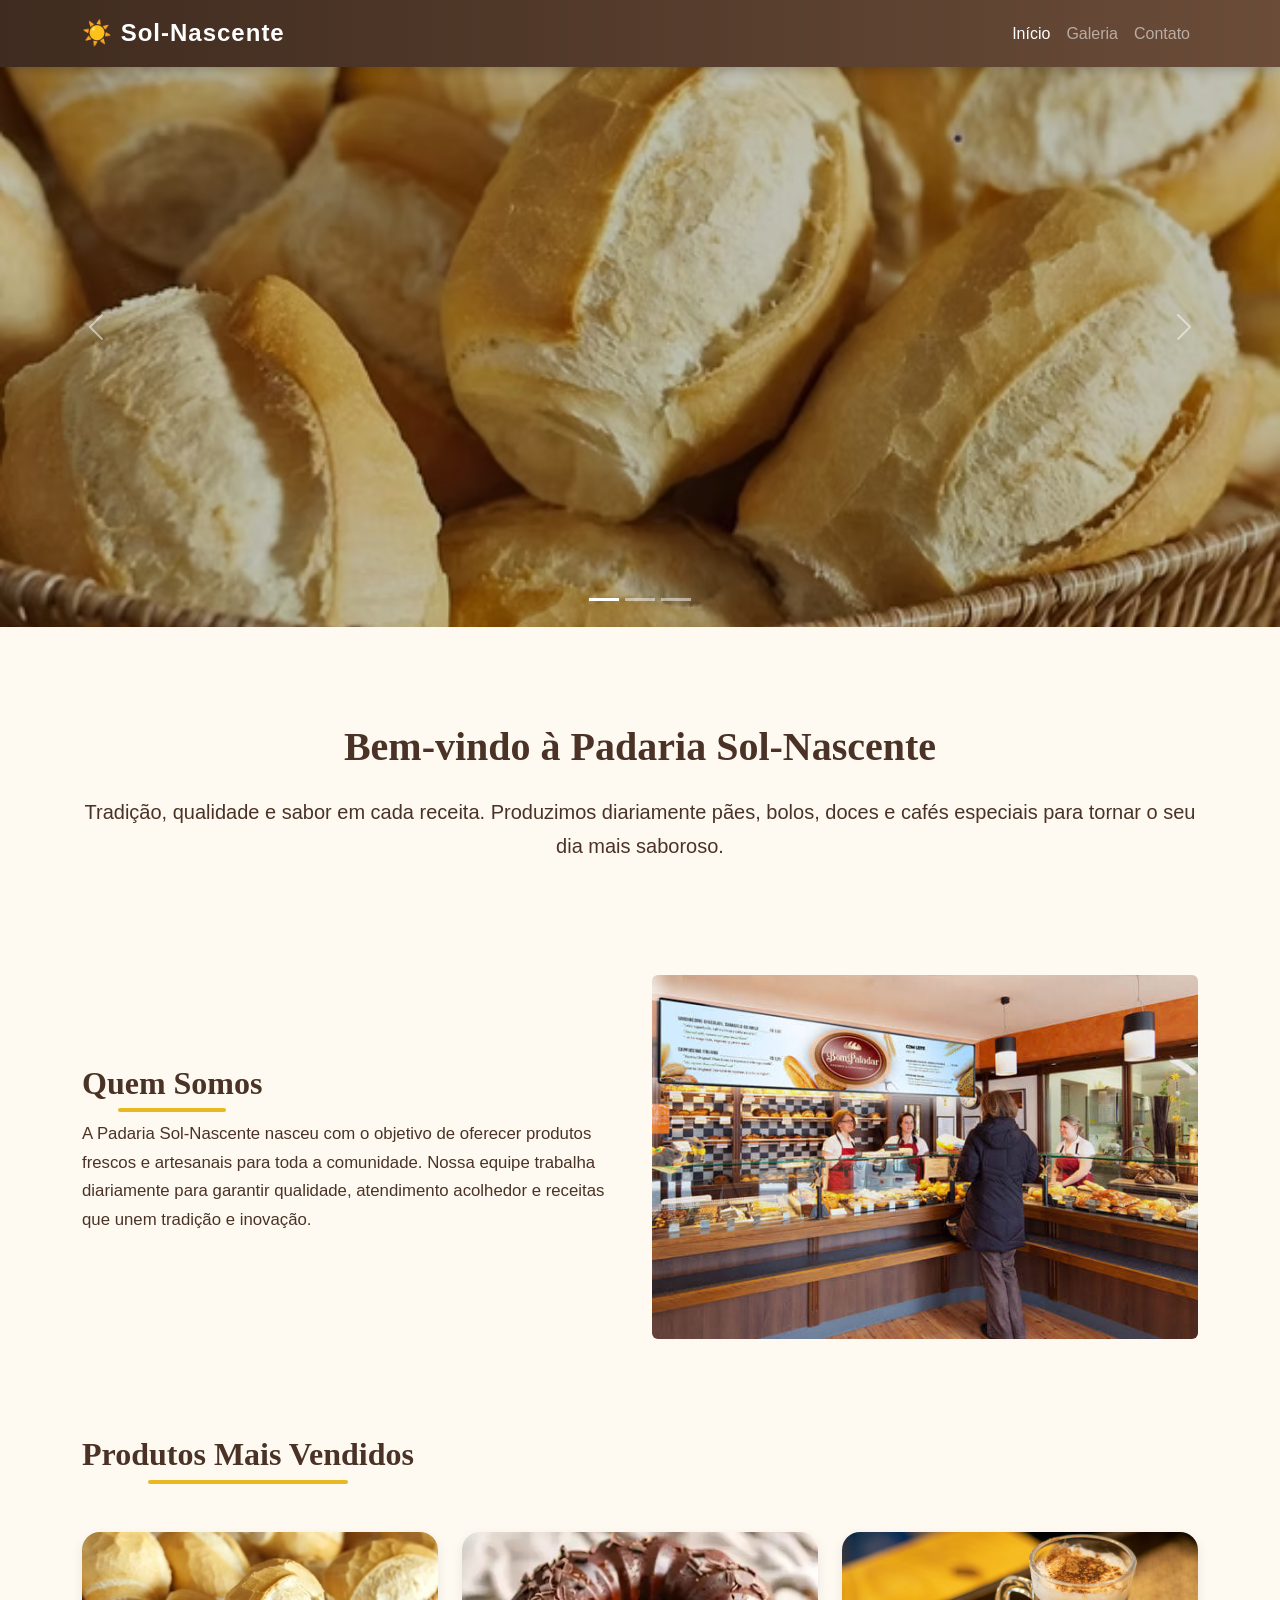
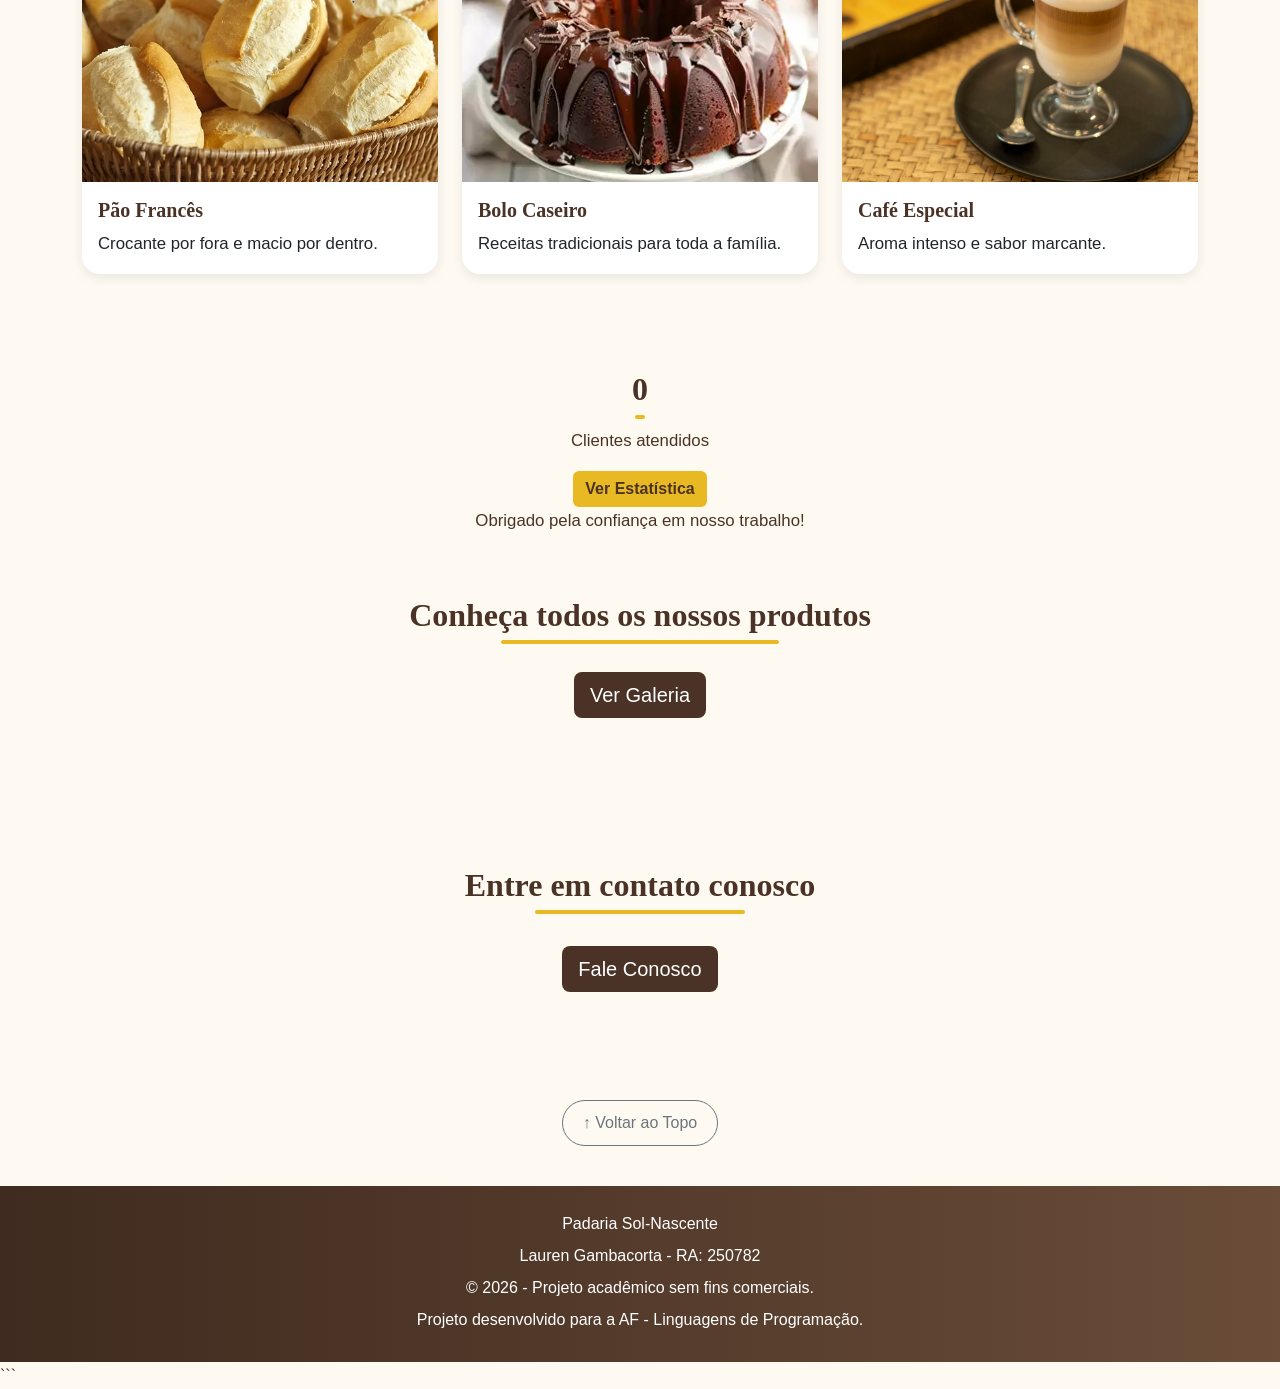
<file: index.html>
<!--
AF - Avaliação Final - Linguagens de Programação
Tema do Projeto: Padaria - Sol-Nascente
Aluno 1: Lauren Gambacorta - RA: 250782
Professor: Abimael de Oliveira
Data de entrega: 07/06
-->

<!DOCTYPE html>
<html lang="pt-br">

<head>
    <meta charset="UTF-8">
    <meta name="viewport" content="width=device-width, initial-scale=1.0">
    <title>Padaria Sol-Nascente - Home</title>

    <!-- Bootstrap CSS -->
    <link href="https://cdn.jsdelivr.net/npm/bootstrap@5.3.3/dist/css/bootstrap.min.css" rel="stylesheet">

    <!-- CSS próprio -->
    <link rel="stylesheet" href="./css/style.css">
</head>

<body>

    <!-- Bootstrap -->
    <link href="https://cdn.jsdelivr.net/npm/bootstrap@5.3.8/dist/css/bootstrap.min.css" rel="stylesheet">

    <!-- CSS personalizado -->
    <link rel="stylesheet" href="./css/style.css">
    ```

    </head>

    <body id="topo">


        <!-- MENU -->
        <header>
            <nav class="navbar navbar-expand-lg navbar-dark bg-dark fixed-top">
                <div class="container">
                    <a class="navbar-brand fw-bold" href="index.html">
                        ☀️ Sol-Nascente
                    </a>

                    <button class="navbar-toggler" type="button" data-bs-toggle="collapse" data-bs-target="#menu">
                        <span class="navbar-toggler-icon"></span>
                    </button>

                    <div class="collapse navbar-collapse" id="menu">
                        <ul class="navbar-nav ms-auto">
                            <li class="nav-item">
                                <a class="nav-link active" href="index.html">Início</a>
                            </li>

                            <li class="nav-item">
                                <a class="nav-link" href="galeria.html">Galeria</a>
                            </li>

                            <li class="nav-item">
                                <a class="nav-link" href="contato.html">Contato</a>
                            </li>
                        </ul>
                    </div>
                </div>
            </nav>
        </header>

        <main>

            <!-- CARROSSEL -->
            <section>
                <div id="carouselPadaria" class="carousel slide" data-bs-ride="carousel">

                    <div class="carousel-indicators">
                        <button type="button" data-bs-target="#carouselPadaria" data-bs-slide-to="0"
                            class="active"></button>
                        <button type="button" data-bs-target="#carouselPadaria" data-bs-slide-to="1"></button>
                        <button type="button" data-bs-target="#carouselPadaria" data-bs-slide-to="2"></button>
                    </div>

                    <div class="carousel-inner">

                        <div class="carousel-item active">
                            <img src="img/pao_frances.avif" class="d-block w-100" alt="Pão Francês">
                        </div>

                        <div class="carousel-item">
                            <img src="img/doces_padaria.jpeg" class="d-block w-100" alt="Doces">
                        </div>

                        <div class="carousel-item">
                            <img src="img/cafes_diversos.jpeg" class="d-block w-100" alt="Cafés">
                        </div>

                    </div>

                    <button class="carousel-control-prev" type="button" data-bs-target="#carouselPadaria"
                        data-bs-slide="prev">
                        <span class="carousel-control-prev-icon"></span>
                    </button>

                    <button class="carousel-control-next" type="button" data-bs-target="#carouselPadaria"
                        data-bs-slide="next">
                        <span class="carousel-control-next-icon"></span>
                    </button>

                </div>
            </section>

            <!-- APRESENTAÇÃO -->
            <section class="container py-5 mt-5">
                <h1 class="text-center mb-4">
                    Bem-vindo à Padaria Sol-Nascente
                </h1>

                <p class="text-center fs-5">
                    Tradição, qualidade e sabor em cada receita.
                    Produzimos diariamente pães, bolos, doces e cafés
                    especiais para tornar o seu dia mais saboroso.
                </p>
            </section>

            <!-- QUEM SOMOS -->
            <section class="container py-5">
                <div class="row align-items-center">

                    <div class="col-md-6">
                        <h2>Quem Somos</h2>

                        <p>
                            A Padaria Sol-Nascente nasceu com o objetivo de oferecer
                            produtos frescos e artesanais para toda a comunidade.
                            Nossa equipe trabalha diariamente para garantir qualidade,
                            atendimento acolhedor e receitas que unem tradição e inovação.
                        </p>
                    </div>

                    <div class="col-md-6">
                        <img src="img/interior_padaria.jpeg" class="img-fluid rounded" alt="Interior da padaria">
                    </div>

                </div>
            </section>

            <!-- PRODUTOS DESTAQUE -->
            <section class="container py-5">
                <h2 class="text-center mb-5">
                    Produtos Mais Vendidos
                </h2>

                <div class="row g-4">

                    <div class="col-md-4">
                        <div class="card h-100">
                            <img src="img/pao_frances.avif" class="card-img-top" alt="Pão francês">
                            <div class="card-body">
                                <h5 class="card-title">Pão Francês</h5>
                                <p class="card-text">
                                    Crocante por fora e macio por dentro.
                                </p>
                            </div>
                        </div>
                    </div>

                    <div class="col-md-4">
                        <div class="card h-100">
                            <img src="img/bolo_de_chocolate.webp" class="card-img-top" alt="Bolo caseiro">
                            <div class="card-body">
                                <h5 class="card-title">Bolo Caseiro</h5>
                                <p class="card-text">
                                    Receitas tradicionais para toda a família.
                                </p>
                            </div>
                        </div>
                    </div>

                    <div class="col-md-4">
                        <div class="card h-100">
                            <img src="img/capuccino.jpg" class="card-img-top" alt="Café especial">
                            <div class="card-body">
                                <h5 class="card-title">Café Especial</h5>
                                <p class="card-text">
                                    Aroma intenso e sabor marcante.
                                </p>
                            </div>
                        </div>
                    </div>

                </div>
            </section>

            <!-- CONTADOR -->
                <section class="contador-clientes text-center my-5">

                    <h2 id="contador">0</h2>

                    <p>Clientes atendidos</p>

                    <button id="btnContador" class="btn btn-warning">
                        Ver Estatística
                    </button>
                     <p>Obrigado pela confiança em nosso trabalho!</p>
            </section>

            <!-- CHAMADA GALERIA -->
            <section class="acoes-home">
                <div class="acao-item">
                    <h2>Conheça todos os nossos produtos</h2>

                    <a href="galeria.html" class="btn btn-dark btn-lg">
                        Ver Galeria
                    </a>
                </div>
            <!-- CHAMADA CONTATO -->
            <section class="container text-center py-5">
                <h2>Entre em contato conosco</h2>

                <div class="mt-4">
                    <a href="contato.html" class="btn btn-dark btn-lg">
                        Fale Conosco
                    </a>
                </div>
            </section>

        </main>

        <!-- BOTÃO TOPO -->
        <div class="text-center mb-4">
            <a href="#topo" class="btn btn-outline-secondary">
                ↑ Voltar ao Topo
            </a>
        </div>

        <!-- RODAPÉ -->
        <footer class="bg-dark text-white text-center py-4">

            <p class="mb-1">
                Padaria Sol-Nascente
            </p>

            <p class="mb-0">
            <p>Lauren Gambacorta - RA: 250782</p>
            <p>&copy; 2026 - Projeto acadêmico sem fins comerciais.</p>
            <p>Projeto desenvolvido para a AF - Linguagens de Programação.</p>

            </p>

        </footer>

        <!-- Bootstrap JS -->
        <script src="https://cdn.jsdelivr.net/npm/bootstrap@5.3.8/dist/js/bootstrap.bundle.min.js"></script>

        <!-- JavaScript -->
        <script src="./js/script.js"></script>
        ```

    </body>

</html>
</file>
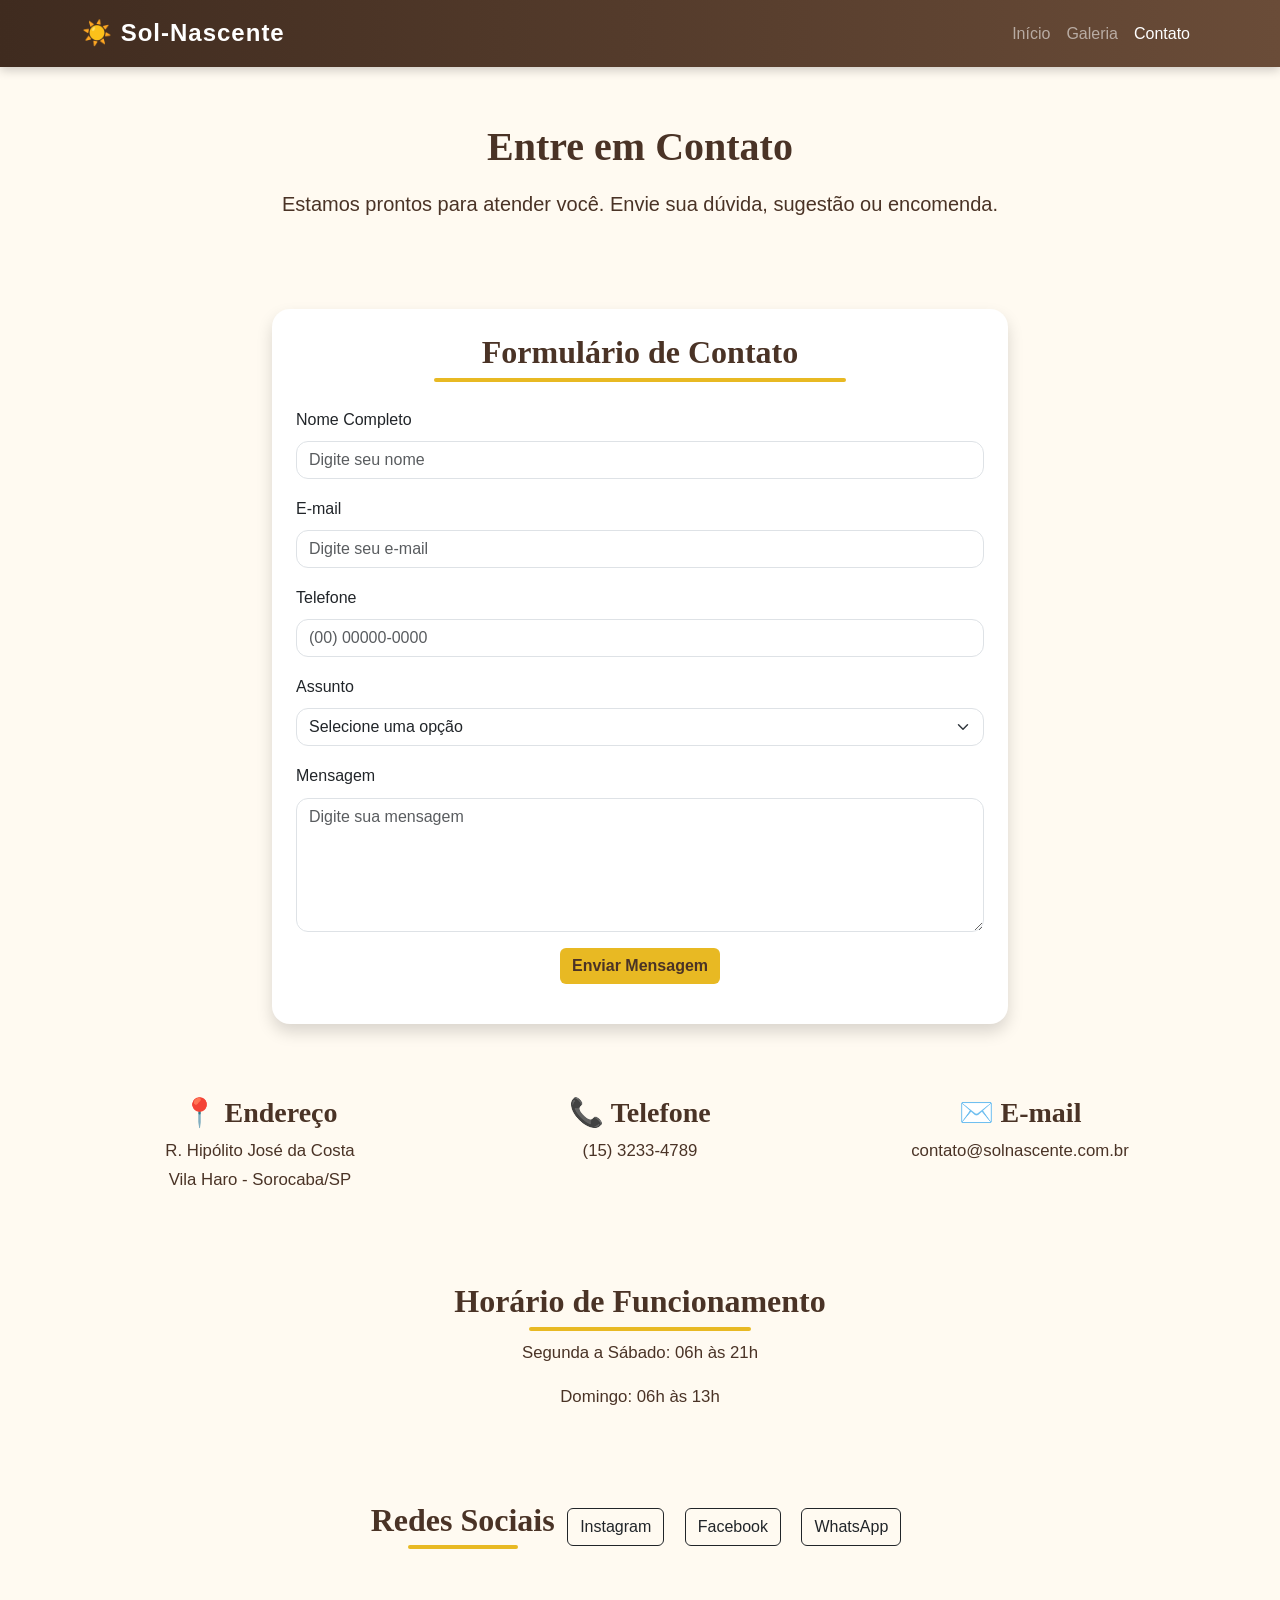
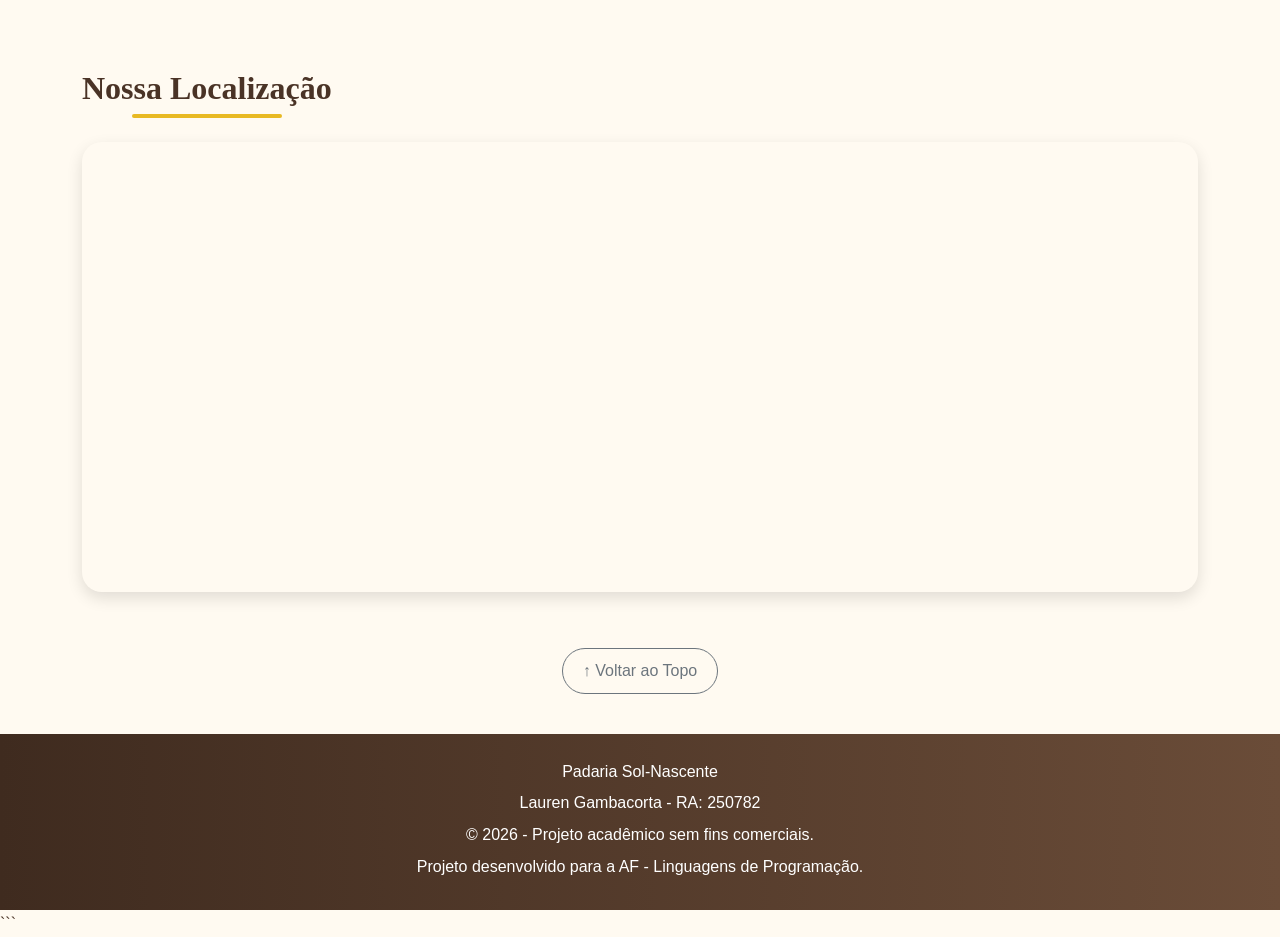
<file: contato.html>
<!--
AF - Avaliação Final - Linguagens de Programação
Tema do Projeto: Padaria - Sol-Nascente
Aluno 1: Lauren Gambacorta - RA: 250782
Professor: Abimael de Oliveira
Data de entrega: 07/06
-->

<!DOCTYPE html>
<html lang="pt-BR">

<head>
    <meta charset="UTF-8">
    <meta name="viewport" content="width=device-width, initial-scale=1.0">


    <title>Contato | Padaria Sol-Nascente</title>

    <!-- Bootstrap -->
    <link href="https://cdn.jsdelivr.net/npm/bootstrap@5.3.8/dist/css/bootstrap.min.css" rel="stylesheet">

    <!-- CSS Personalizado -->
    <link rel="stylesheet" href="./css/style.css">
    ```

</head>

<body id="topo">

    ```
    <!-- MENU -->
    <header>
        <nav class="navbar navbar-expand-lg navbar-dark bg-dark fixed-top">

            <div class="container">

                <a class="navbar-brand fw-bold" href="index.html">
                    ☀️ Sol-Nascente
                </a>

                <button class="navbar-toggler" type="button" data-bs-toggle="collapse" data-bs-target="#menu">
                    <span class="navbar-toggler-icon"></span>
                </button>

                <div class="collapse navbar-collapse" id="menu">

                    <ul class="navbar-nav ms-auto">

                        <li class="nav-item">
                            <a class="nav-link" href="index.html">
                                Início
                            </a>
                        </li>

                        <li class="nav-item">
                            <a class="nav-link" href="galeria.html">
                                Galeria
                            </a>
                        </li>

                        <li class="nav-item">
                            <a class="nav-link active" href="contato.html">
                                Contato
                            </a>
                        </li>

                    </ul>

                </div>

            </div>

        </nav>
    </header>

    <main>

        <!-- TÍTULO -->
        <section class="container py-5 mt-5">

            <h1 class="text-center mb-3">
                Entre em Contato
            </h1>

            <p class="text-center fs-5">
                Estamos prontos para atender você.
                Envie sua dúvida, sugestão ou encomenda.
            </p>

        </section>

        <!-- FORMULÁRIO -->
        <section class="container py-4">

            <div class="row justify-content-center">

                <div class="col-lg-8">

                    <div class="card shadow p-4">

                        <h2 class="text-center mb-4">
                            Formulário de Contato
                        </h2>

                        <form id="formContato">

                            <div class="mb-3">
                                <label for="nome" class="form-label">
                                    Nome Completo
                                </label>

                                <input type="text" class="form-control" id="nome" placeholder="Digite seu nome"
                                    required>
                            </div>

                            <div class="mb-3">
                                <label for="email" class="form-label">
                                    E-mail
                                </label>

                                <input type="email" class="form-control" id="email" placeholder="Digite seu e-mail"
                                    required>
                            </div>

                            <div class="mb-3">
                                <label for="telefone" class="form-label">
                                    Telefone
                                </label>

                                <input type="tel" class="form-control" id="telefone" placeholder="(00) 00000-0000">
                            </div>

                            <div class="mb-3">
                                <label for="assunto" class="form-label">
                                    Assunto
                                </label>

                                <select id="assunto" class="form-select">

                                    <option selected>
                                        Selecione uma opção
                                    </option>

                                    <option>
                                        Encomenda
                                    </option>

                                    <option>
                                        Dúvida
                                    </option>

                                    <option>
                                        Sugestão
                                    </option>

                                    <option>
                                        Reclamação
                                    </option>

                                </select>
                            </div>

                            <div class="mb-3">
                                <label for="mensagem" class="form-label">
                                    Mensagem
                                </label>

                                <textarea class="form-control" id="mensagem" rows="5"
                                    placeholder="Digite sua mensagem"></textarea>
                            </div>

                            <div class="text-center">

                                <button type="submit" class="btn btn-warning">
                                    Enviar Mensagem
                                </button>

                                <p id="mensagemSucesso"></p>


                            </div>

                        </form>

                    </div>

                </div>

            </div>

        </section>

        <!-- INFORMAÇÕES -->
        <section class="container py-5">

            <div class="row text-center">

                <div class="col-md-4">

                    <h3>📍 Endereço</h3>

                    <p>
                        R. Hipólito José da Costa
                        <br>
                        Vila Haro - Sorocaba/SP
                    </p>

                </div>

                <div class="col-md-4">

                    <h3>📞 Telefone</h3>

                    <p>
                        (15) 3233-4789
                    </p>

                </div>

                <div class="col-md-4">

                    <h3>✉️ E-mail</h3>

                    <p>
                        contato@solnascente.com.br
                    </p>

                </div>

            </div>

        </section>

        <!-- HORÁRIO -->
        <section class="container text-center py-4">

            <h2>
                Horário de Funcionamento
            </h2>

            <p>
                Segunda a Sábado: 06h às 21h
            </p>

            <p>
                Domingo: 06h às 13h
            </p>

        </section>

        <!-- REDES SOCIAIS -->
        <section class="container text-center py-5">

            <h2 class="mb-4">
                Redes Sociais
            </h2>

            <a href="#" class="btn btn-outline-dark m-2">
                Instagram
            </a>

            <a href="#" class="btn btn-outline-dark m-2">
                Facebook
            </a>

            <a href="#" class="btn btn-outline-dark m-2">
                WhatsApp
            </a>

        </section>

        <!-- MAPA -->
        <section class="container py-5">

            <h2 class="text-center mb-4">
                Nossa Localização
            </h2>

            <iframe
                src="https://www.google.com/maps/embed?pb=!1m18!1m12!1m3!1d3658.8229208046278!2d-47.43479632467174!3d-23.502886878839977!2m3!1f0!2f0!3f0!3m2!1i1024!2i768!4f13.1!3m3!1m2!1s0x94cf6039b5b7ff5b%3A0xae251e188a6799ad!2sPadaria%20Sol%20Nascente!5e0!3m2!1spt-BR!2sbr!4v1780766110152!5m2!1spt-BR!2sbr"
                width="100%" height="450" style="border:0;" allowfullscreen="" loading="lazy"
                referrerpolicy="no-referrer-when-downgrade">
            </iframe>
            </iframe>

        </section>

    </main>

    <!-- BOTÃO TOPO -->
    <div class="text-center mb-4">

        <a href="#topo" class="btn btn-outline-secondary">

            ↑ Voltar ao Topo

        </a>

    </div>

    <!-- RODAPÉ -->
    <footer class="bg-dark text-white text-center py-4">

        <p class="mb-1">
            Padaria Sol-Nascente
        </p>

        <p class="mb-0">
        <p>Lauren Gambacorta - RA: 250782</p>
        <p>&copy; 2026 - Projeto acadêmico sem fins comerciais.</p>
        <p>Projeto desenvolvido para a AF - Linguagens de Programação.</p>
        </p>

        </p>

    </footer>

    <!-- Bootstrap JS -->
    <script src="https://cdn.jsdelivr.net/npm/bootstrap@5.3.8/dist/js/bootstrap.bundle.min.js"></script>

    <!-- JavaScript -->
    <script src="./js/script.js"></script>
    ```

</body>

</html>
</file>
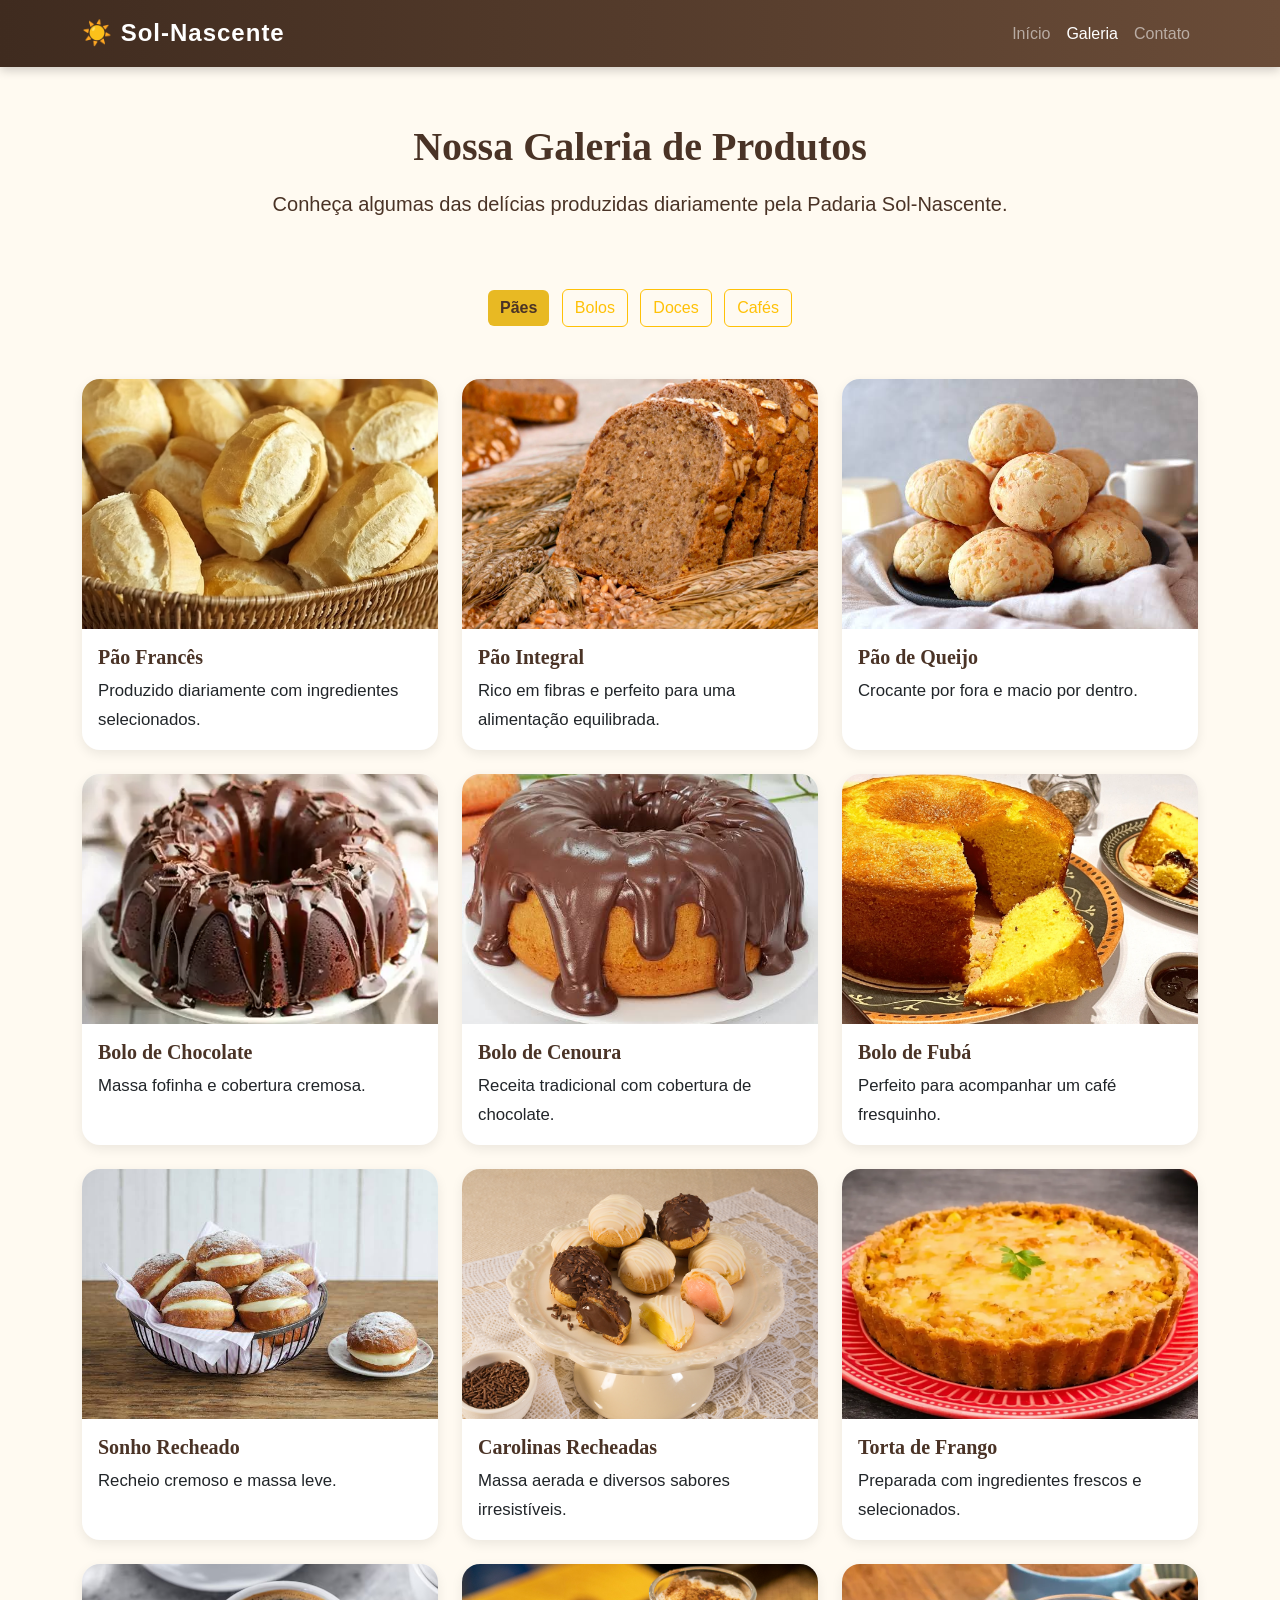
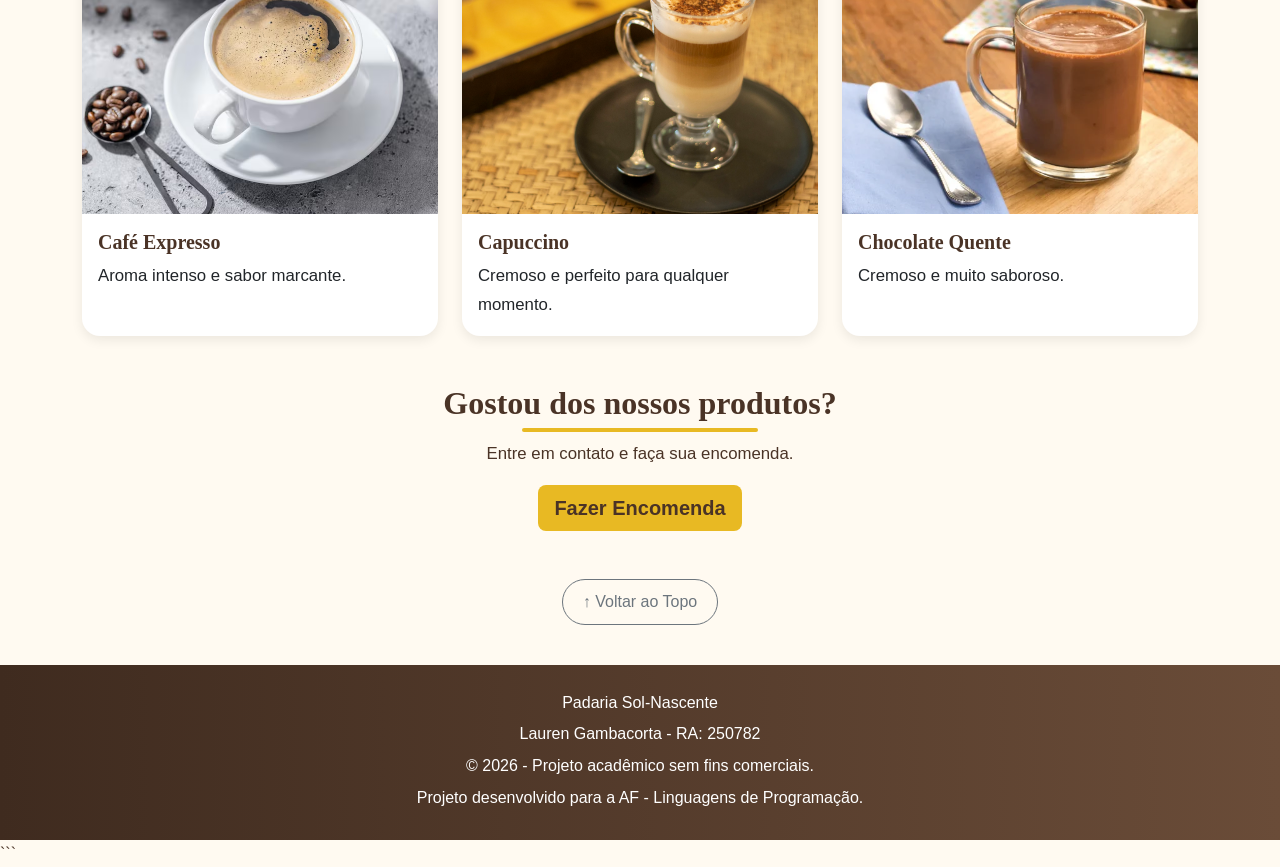
<file: galeria.html>
<!--
AF - Avaliação Final - Linguagens de Programação
Tema do Projeto: Padaria - Sol-Nascente
Aluno 1: Lauren Gambacorta - RA: 250782
Professor: Abimael de Oliveira
Data de entrega: 07/06
-->

<!DOCTYPE html>
<html lang="pt-BR">

<head>
    <meta charset="UTF-8">
    <meta name="viewport" content="width=device-width, initial-scale=1.0">


    <title>Galeria de Produtos | Padaria Sol-Nascente</title>

    <!-- Bootstrap -->
    <link href="https://cdn.jsdelivr.net/npm/bootstrap@5.3.8/dist/css/bootstrap.min.css" rel="stylesheet">

    <!-- CSS personalizado -->
    <link rel="stylesheet" href="./css/style.css">
    ```

</head>

<body id="topo">

    ```
    <!-- MENU -->
    <header>
        <nav class="navbar navbar-expand-lg navbar-dark bg-dark fixed-top">
            <div class="container">

                <a class="navbar-brand fw-bold" href="index.html">
                    ☀️ Sol-Nascente
                </a>

                <button class="navbar-toggler" type="button" data-bs-toggle="collapse" data-bs-target="#menu">
                    <span class="navbar-toggler-icon"></span>
                </button>

                <div class="collapse navbar-collapse" id="menu">
                    <ul class="navbar-nav ms-auto">

                        <li class="nav-item">
                            <a class="nav-link" href="index.html">
                                Início
                            </a>
                        </li>

                        <li class="nav-item">
                            <a class="nav-link active" href="galeria.html">
                                Galeria
                            </a>
                        </li>

                        <li class="nav-item">
                            <a class="nav-link" href="contato.html">
                                Contato
                            </a>
                        </li>

                    </ul>
                </div>

            </div>
        </nav>
    </header>

    <main>

        <!-- TÍTULO -->
        <section class="container py-5 mt-5">

            <h1 class="text-center mb-3">
                Nossa Galeria de Produtos
            </h1>

            <p class="text-center fs-5">
                Conheça algumas das delícias produzidas diariamente
                pela Padaria Sol-Nascente.
            </p>

        </section>

        <!-- CATEGORIAS -->
        <section class="container text-center mb-5">

            <button class="btn btn-warning m-1">
                Pães
            </button>

            <button class="btn btn-outline-warning m-1">
                Bolos
            </button>

            <button class="btn btn-outline-warning m-1">
                Doces
            </button>

            <button class="btn btn-outline-warning m-1">
                Cafés
            </button>

        </section>

        <!-- GALERIA -->
        <section class="container">

            <div class="row g-4">

                <!-- CARD 1 -->
                <div class="col-md-4">
                    <article class="card h-100 produto">
                        <img src="img/pao_frances.avif" class="card-img-top" alt="Pão Francês">
                        <div class="card-body">
                            <h5 class="card-title">Pão Francês</h5>
                            <p class="card-text">
                                Produzido diariamente com ingredientes selecionados.
                            </p>
                        </div>
                    </article>
                </div>

                <!-- CARD 2 -->
                <div class="col-md-4">
                    <article class="card h-100 produto">
                        <img src="img/pao_integral.jpg" class="card-img-top" alt="Pão Integral">
                        <div class="card-body">
                            <h5 class="card-title">Pão Integral</h5>
                            <p class="card-text">
                                Rico em fibras e perfeito para uma alimentação equilibrada.
                            </p>
                        </div>
                    </article>
                </div>

                <!-- CARD 3 -->
                <div class="col-md-4">
                    <article class="card h-100 produto">
                        <img src="img/pao_de_queijo.jpeg" class="card-img-top" alt="Pão de Queijo">
                        <div class="card-body">
                            <h5 class="card-title">Pão de Queijo</h5>
                            <p class="card-text">
                                Crocante por fora e macio por dentro.
                            </p>
                        </div>
                    </article>
                </div>

                <!-- CARD 4 -->
                <div class="col-md-4">
                    <article class="card h-100 produto">
                        <img src="img/bolo_de_chocolate.webp" class="card-img-top" alt="Bolo de Chocolate">
                        <div class="card-body">
                            <h5 class="card-title">Bolo de Chocolate</h5>
                            <p class="card-text">
                                Massa fofinha e cobertura cremosa.
                            </p>
                        </div>
                    </article>
                </div>

                <!-- CARD 5 -->
                <div class="col-md-4">
                    <article class="card h-100 produto">
                        <img src="img/bolo_de_cenoura.jpeg" class="card-img-top" alt="Bolo de Cenoura">
                        <div class="card-body">
                            <h5 class="card-title">Bolo de Cenoura</h5>
                            <p class="card-text">
                                Receita tradicional com cobertura de chocolate.
                            </p>
                        </div>
                    </article>
                </div>

                <!-- CARD 6 -->
                <div class="col-md-4">
                    <article class="card h-100 produto">
                        <img src="img/bolo_de_fubá.webp" class="card-img-top" alt="Bolo de Fubá">
                        <div class="card-body">
                            <h5 class="card-title">Bolo de Fubá</h5>
                            <p class="card-text">
                                Perfeito para acompanhar um café fresquinho.
                            </p>
                        </div>
                    </article>
                </div>

                <!-- CARD 7 -->
                <div class="col-md-4">
                    <article class="card h-100 produto">
                        <img src="img/sonho_recheado.jpeg" class="card-img-top" alt="Sonho">
                        <div class="card-body">
                            <h5 class="card-title">Sonho Recheado</h5>
                            <p class="card-text">
                                Recheio cremoso e massa leve.
                            </p>
                        </div>
                    </article>
                </div>

                <!-- CARD 8 -->
                <div class="col-md-4">
                    <article class="card h-100 produto">
                        <img src="img/carolinas_recheadas.png" class="card-img-top" alt="Carolinas">
                        <div class="card-body">
                            <h5 class="card-title">Carolinas Recheadas</h5>
                            <p class="card-text">
                                Massa aerada e diversos sabores irresistíveis.
                            </p>
                        </div>
                    </article>
                </div>

                <!-- CARD 9 -->
                <div class="col-md-4">
                    <article class="card h-100 produto">
                        <img src="img/torta_de_frango.webp" class="card-img-top" alt="Torta">
                        <div class="card-body">
                            <h5 class="card-title">Torta de Frango</h5>
                            <p class="card-text">
                                Preparada com ingredientes frescos e selecionados.
                            </p>
                        </div>
                    </article>
                </div>

                <!-- CARD 10 -->
                <div class="col-md-4">
                    <article class="card h-100 produto">
                        <img src="img/cafe_expresso.avif" class="card-img-top" alt="Café Expresso">
                        <div class="card-body">
                            <h5 class="card-title">Café Expresso</h5>
                            <p class="card-text">
                                Aroma intenso e sabor marcante.
                            </p>
                        </div>
                    </article>
                </div>

                <!-- CARD 11 -->
                <div class="col-md-4">
                    <article class="card h-100 produto">
                        <img src="img/capuccino.jpg" class="card-img-top" alt="Capuccino">
                        <div class="card-body">
                            <h5 class="card-title">Capuccino</h5>
                            <p class="card-text">
                                Cremoso e perfeito para qualquer momento.
                            </p>
                        </div>
                    </article>
                </div>

                <!-- CARD 12 -->
                <div class="col-md-4">
                    <article class="card h-100 produto">
                        <img src="img/chocolate_quente.jpg" class="card-img-top" alt="Chocolate Quente">
                        <div class="card-body">
                            <h5 class="card-title">Chocolate Quente</h5>
                            <p class="card-text">
                                Cremoso e muito saboroso.
                            </p>
                        </div>
                    </article>
                </div>

            </div>

        </section>

        <!-- CHAMADA -->
        <section class="container text-center py-5">

            <h2>
                Gostou dos nossos produtos?
            </h2>

            <p>
                Entre em contato e faça sua encomenda.
            </p>

            <a href="contato.html" class="btn btn-warning btn-lg">
                Fazer Encomenda
            </a>

        </section>

    </main>

    <!-- BOTÃO TOPO -->
    <div class="text-center mb-4">
        <a href="#topo" class="btn btn-outline-secondary">
            ↑ Voltar ao Topo
        </a>
    </div>

    <!-- RODAPÉ -->
    <footer class="bg-dark text-white text-center py-4">

        <p class="mb-1">
            Padaria Sol-Nascente

        <p class="mb-0">
                <p>Lauren Gambacorta - RA: 250782</p>
                <p>&copy; 2026 - Projeto acadêmico sem fins comerciais.</p>
                <p>Projeto desenvolvido para a AF - Linguagens de Programação.</p>
            </p>

        </p>

    </footer>

    <!-- Bootstrap JS -->
    <script src="https://cdn.jsdelivr.net/npm/bootstrap@5.3.8/dist/js/bootstrap.bundle.min.js"></script>

    <!-- JavaScript -->
    <script src="./js/script.js"></script>
    ```

</body>

</html>
</file>
<file: css/style.css>
/* <!--
AF - Avaliação Final - Linguagens de Programação
Tema do Projeto: Padaria - Sol-Nascente
Aluno 1: Lauren Gambacorta - RA: 250782
Professor: Abimael de Oliveira
Data de entrega: 07/06
--> */

/* CORES */

:root {
--amarelo-principal: #e8b923;
--amarelo-claro: #f8e08c;
--marrom: #4a3326;
--creme: #fffaf1;
--cinza: #5f5f5f;
}

* {
margin: 0;
padding: 0;
box-sizing: border-box;
}

/* GERAL */

body {
font-family: 'Poppins', sans-serif;
background-color: var(--creme);
color: var(--marrom);
line-height: 1.7;
}

/* HOME */

.acoes-home{
    display: flex;
    justify-content: center;
    gap: 100px;
    flex-wrap: wrap;
    margin: 60px 0;
}

.acao-item{
    display: flex;
    flex-direction: column;
    align-items: center;
    gap: 20px;
    text-align: center;
}

/* TÍTULOS */

h1,
h2,
h3,
h4,
h5 {
font-family: 'Playfair Display', serif;
color: var(--marrom);
font-weight: 700;
}

/* NAVBAR */

.navbar {
background: linear-gradient(90deg,#3f2b1f,#6a4c38) !important;
box-shadow: 0 3px 10px rgba(0,0,0,0.2);
}

.navbar-brand {
font-size: 1.5rem;
letter-spacing: 1px;
}

.nav-link {
transition: 0.3s;
}

.nav-link:hover {
color: var(--amarelo-principal) !important;
}

/* CARROSSEL */

.carousel img {
height: 600px;
object-fit: cover;
filter: brightness(75%);
}

/* APRESENTAÇÃO */

main section {
animation: aparecer 0.8s ease;
}

@keyframes aparecer {
from{
    opacity: 0;
    transform: translateY(20px);
}

to{
    opacity: 1;
    transform: translateY(0);
}

}

/* QUEM SOMOS */

section p {
font-size: 1.05rem;
}

/* CARDS */

.card {
border: none;
border-radius: 18px;
overflow: hidden;
transition: 0.4s;
box-shadow: 0 4px 12px rgba(0,0,0,0.08);
}

.card:hover {
transform: translateY(-8px);
box-shadow: 0 12px 24px rgba(0,0,0,0.15);
}


.card img {
height: 250px;
object-fit: cover;
}

.card-title {
color: var(--marrom);
}

/* BOTÕES */

.btn-warning {

background-color: var(--amarelo-principal);
border: none;
color: var(--marrom);
font-weight: 600;
transition: 0.3s;
}

.btn-warning:hover {
background-color: #d6a70f;
color: white;
transform: scale(1.05);
}

.btn-dark {
background-color: var(--marrom);
border: none;
}

.btn-dark:hover {
transform: scale(1.05);
}

/* FORMULÁRIO */

form {
background-color: white; 
border-radius: 20px;
}

.form-control,
.form-select {
border-radius: 12px;
}

.form-control:focus,
.form-select:focus {
border-color: var(--amarelo-principal);
box-shadow: 0 0 0 0.2rem rgba(232,185,35,0.25);
}

/* MAPA */

iframe {
border-radius: 20px;
box-shadow: 0 6px 16px rgba(0,0,0,0.12);
}

/* REDES SOCIAIS */

.btn-outline-dark:hover {
background-color: var(--amarelo-principal);
border-color: var(--amarelo-principal);
color: var(--marrom);
}

/* RODAPÉ */

footer {
background: linear-gradient(90deg,#3f2b1f,#6a4c38);
margin-top: 40px;
}

footer p {
margin-bottom: 5px;
}

/* BOTÃO TOPO */

.btn-outline-secondary {
border-radius: 30px;
padding: 10px 20px;
}

/* TÍTULOS DAS SEÇÕES */

section h2 {
position: relative;
display: inline-block;
padding-bottom: 10px;
}

section h2::after {
content: "";
position: absolute;
width: 60%;
height: 4px;
left: 20%;
bottom: 0;
background-color: var(--amarelo-principal);
border-radius: 20px;
}

/* RESPONSIVIDADE */

@media(max-width:768px) {
.carousel img {height: 300px}
h1 {
    font-size: 2rem;
}

h2 {
    font-size: 1.8rem;
}
}
</file>
